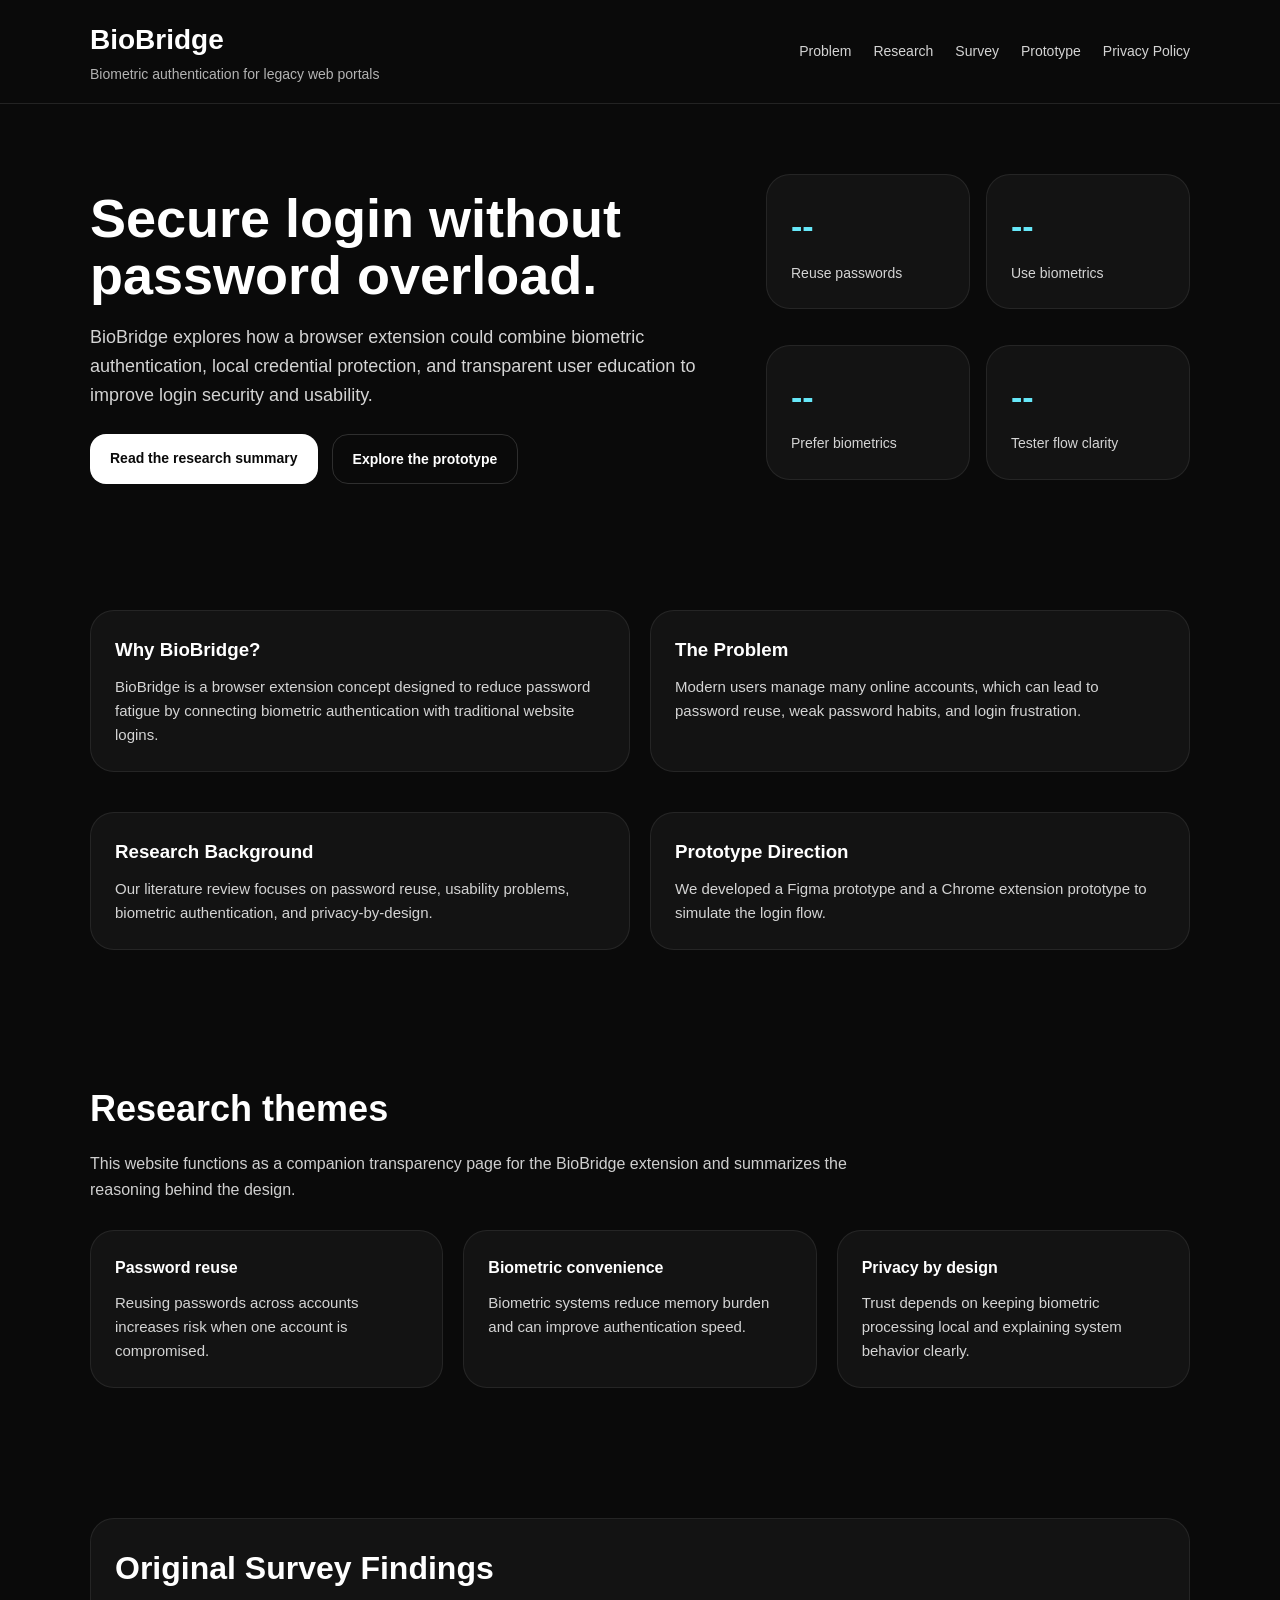
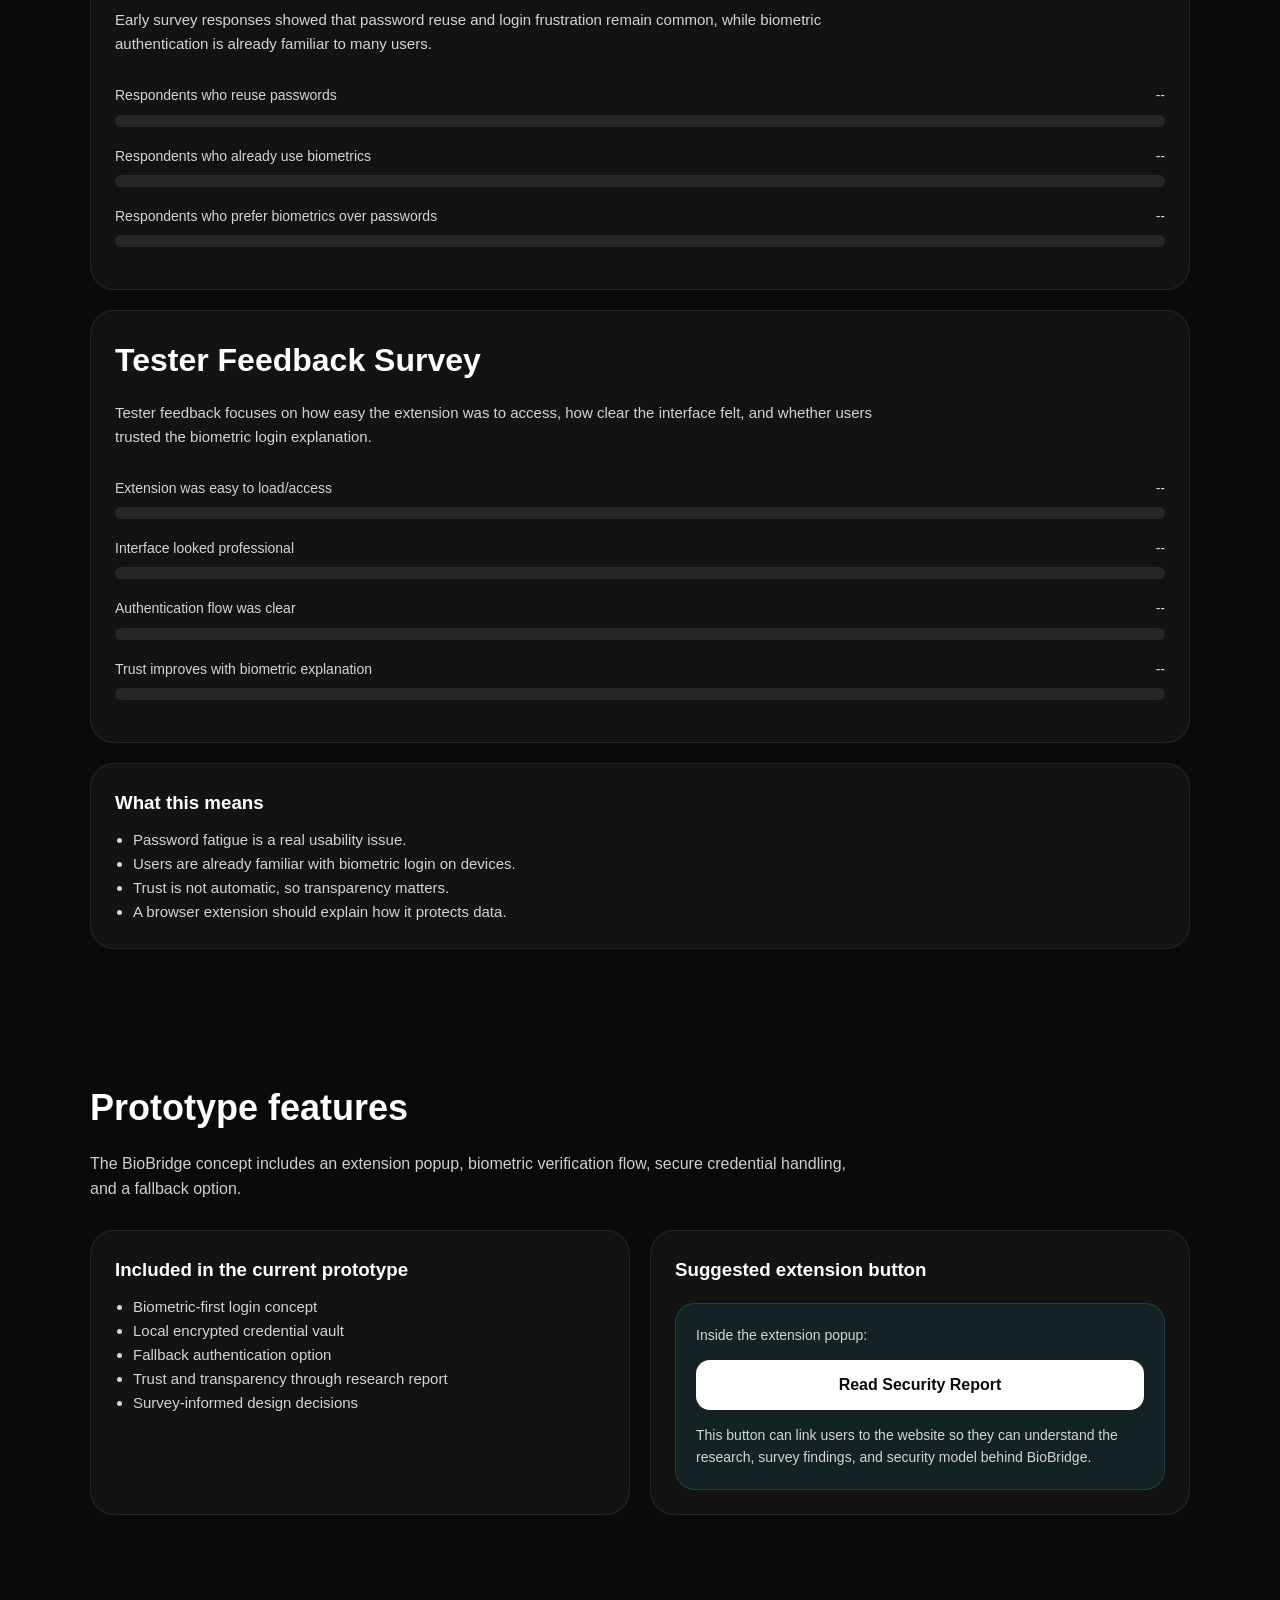
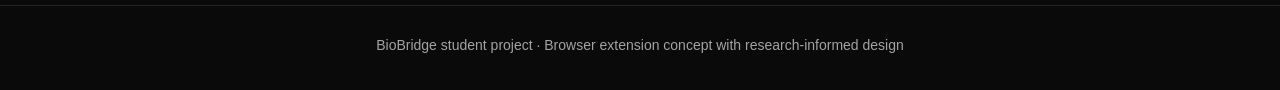
<file: index.html>
<!DOCTYPE html>
<html lang="en">
  <head>
    <meta charset="UTF-8" />
    <meta name="viewport" content="width=device-width, initial-scale=1.0" />
    <title>BioBridge</title>

    <style>
      * {
        box-sizing: border-box;
        margin: 0;
        padding: 0;
      }

      body {
        font-family: Arial, sans-serif;
        background: #0a0a0a;
        color: #ffffff;
        line-height: 1.6;
      }

      a {
        color: inherit;
        text-decoration: none;
      }

      .container {
        width: min(1100px, 92%);
        margin: 0 auto;
      }

      header {
        border-bottom: 1px solid rgba(255, 255, 255, 0.1);
        background: #0a0a0a;
        position: sticky;
        top: 0;
        z-index: 10;
      }

      .nav {
        display: flex;
        justify-content: space-between;
        align-items: center;
        padding: 18px 0;
        gap: 20px;
      }

      .brand h1 {
        font-size: 28px;
        font-weight: 700;
      }

      .brand p {
        font-size: 14px;
        color: #b3b3b3;
      }

      .nav-links {
        display: flex;
        gap: 22px;
        font-size: 14px;
        color: #d4d4d4;
      }

      .hero {
        display: grid;
        grid-template-columns: 1.2fr 0.8fr;
        gap: 40px;
        padding: 70px 0;
        align-items: center;
      }

      .hero h2 {
        font-size: 54px;
        line-height: 1.05;
        margin-bottom: 20px;
      }

      .hero p {
        font-size: 18px;
        color: #d4d4d4;
        max-width: 640px;
        margin-bottom: 24px;
      }

      .btn-group {
        display: flex;
        gap: 14px;
        flex-wrap: wrap;
      }

      .btn {
        display: inline-block;
        padding: 13px 20px;
        border-radius: 16px;
        font-weight: 700;
        font-size: 14px;
      }

      .btn-primary {
        background: #ffffff;
        color: #0a0a0a;
      }

      .btn-secondary {
        border: 1px solid rgba(255, 255, 255, 0.15);
        color: #ffffff;
        background: transparent;
      }

      .stats-grid {
        display: grid;
        grid-template-columns: 1fr 1fr;
        gap: 16px;
      }

      .card {
        background: rgba(255, 255, 255, 0.04);
        border: 1px solid rgba(255, 255, 255, 0.08);
        border-radius: 24px;
        padding: 24px;
        margin-bottom: 20px;
      }

      .stat-value {
        font-size: 34px;
        font-weight: 700;
        color: #67e8f9;
      }

      .stat-label {
        margin-top: 8px;
        color: #d4d4d4;
        font-size: 14px;
      }

      section {
        padding: 40px 0 70px;
      }

      .section-title {
        font-size: 36px;
        margin-bottom: 14px;
      }

      .section-intro {
        color: #cfcfcf;
        max-width: 760px;
        margin-bottom: 28px;
      }

      .grid-2 {
        display: grid;
        grid-template-columns: 1fr 1fr;
        gap: 20px;
      }

      .grid-3 {
        display: grid;
        grid-template-columns: repeat(3, 1fr);
        gap: 20px;
      }

      .card h3,
      .card h4 {
        margin-bottom: 10px;
      }

      .card p,
      .card li {
        color: #d4d4d4;
        font-size: 15px;
      }

      .card ul {
        padding-left: 18px;
      }

      .bar-item {
        margin-bottom: 18px;
      }

      .bar-top {
        display: flex;
        justify-content: space-between;
        gap: 20px;
        color: #d4d4d4;
        font-size: 14px;
        margin-bottom: 8px;
      }

      .bar-bg {
        width: 100%;
        height: 12px;
        background: rgba(255, 255, 255, 0.08);
        border-radius: 999px;
        overflow: hidden;
      }

      .bar-fill {
        height: 100%;
        background: #22d3ee;
        border-radius: 999px;
        transition: width 0.5s ease;
      }

      .report-box {
        background: rgba(34, 211, 238, 0.08);
        border: 1px solid rgba(34, 211, 238, 0.18);
        border-radius: 20px;
        padding: 20px;
        margin-top: 18px;
      }

      .report-button {
        display: block;
        width: 100%;
        background: #ffffff;
        color: #0a0a0a;
        padding: 12px 16px;
        text-align: center;
        border-radius: 14px;
        font-weight: 700;
        margin: 14px 0;
      }

      footer {
        border-top: 1px solid rgba(255, 255, 255, 0.1);
        text-align: center;
        color: #a3a3a3;
        padding: 28px 0 34px;
        font-size: 14px;
      }

      @media (max-width: 900px) {
        .hero,
        .grid-2,
        .grid-3 {
          grid-template-columns: 1fr;
        }

        .hero h2 {
          font-size: 40px;
        }

        .nav {
          flex-direction: column;
          align-items: flex-start;
        }

        .nav-links {
          flex-wrap: wrap;
        }
      }
    </style>
  </head>

  <body>
    <header>
      <div class="container nav">
        <div class="brand">
          <h1>BioBridge</h1>
          <p>Biometric authentication for legacy web portals</p>
        </div>

        <nav class="nav-links">
          <a href="#problem">Problem</a>
          <a href="#research">Research</a>
          <a href="#survey">Survey</a>
          <a href="#prototype">Prototype</a>
          <a href="privacy.html">Privacy Policy</a>
        </nav>
      </div>
    </header>

    <main>
      <section class="container hero">
        <div>
          <h2>Secure login without password overload.</h2>
          <p>
            BioBridge explores how a browser extension could combine biometric
            authentication, local credential protection, and transparent user
            education to improve login security and usability.
          </p>

          <div class="btn-group">
            <a class="btn btn-primary" href="#research"
              >Read the research summary</a
            >
            <a class="btn btn-secondary" href="#prototype"
              >Explore the prototype</a
            >
          </div>
        </div>

        <div class="stats-grid">
          <div class="card">
            <div class="stat-value" id="reuse-percent">--</div>
            <div class="stat-label">Reuse passwords</div>
          </div>

          <div class="card">
            <div class="stat-value" id="biometric-percent">--</div>
            <div class="stat-label">Use biometrics</div>
          </div>

          <div class="card">
            <div class="stat-value" id="prefer-percent">--</div>
            <div class="stat-label">Prefer biometrics</div>
          </div>

          <div class="card">
            <div class="stat-value" id="tester-flow-percent">--</div>
            <div class="stat-label">Tester flow clarity</div>
          </div>
        </div>
      </section>

      <section id="problem" class="container">
        <div class="grid-2">
          <article class="card">
            <h3>Why BioBridge?</h3>
            <p>
              BioBridge is a browser extension concept designed to reduce
              password fatigue by connecting biometric authentication with
              traditional website logins.
            </p>
          </article>

          <article class="card">
            <h3>The Problem</h3>
            <p>
              Modern users manage many online accounts, which can lead to
              password reuse, weak password habits, and login frustration.
            </p>
          </article>

          <article class="card">
            <h3>Research Background</h3>
            <p>
              Our literature review focuses on password reuse, usability
              problems, biometric authentication, and privacy-by-design.
            </p>
          </article>

          <article class="card">
            <h3>Prototype Direction</h3>
            <p>
              We developed a Figma prototype and a Chrome extension prototype to
              simulate the login flow.
            </p>
          </article>
        </div>
      </section>

      <section id="research" class="container">
        <h2 class="section-title">Research themes</h2>
        <p class="section-intro">
          This website functions as a companion transparency page for the
          BioBridge extension and summarizes the reasoning behind the design.
        </p>

        <div class="grid-3">
          <div class="card">
            <h4>Password reuse</h4>
            <p>
              Reusing passwords across accounts increases risk when one account
              is compromised.
            </p>
          </div>

          <div class="card">
            <h4>Biometric convenience</h4>
            <p>
              Biometric systems reduce memory burden and can improve
              authentication speed.
            </p>
          </div>

          <div class="card">
            <h4>Privacy by design</h4>
            <p>
              Trust depends on keeping biometric processing local and explaining
              system behavior clearly.
            </p>
          </div>
        </div>
      </section>

      <section id="survey" class="container">
        <div class="card">
          <h2 class="section-title" style="font-size: 32px">
            Original Survey Findings
          </h2>
          <p class="section-intro">
            Early survey responses showed that password reuse and login
            frustration remain common, while biometric authentication is already
            familiar to many users.
          </p>

          <div class="bar-item">
            <div class="bar-top">
              <span>Respondents who reuse passwords</span>
              <span id="reuse-bar-label">--</span>
            </div>
            <div class="bar-bg">
              <div class="bar-fill" id="reuse-bar" style="width: 0%"></div>
            </div>
          </div>

          <div class="bar-item">
            <div class="bar-top">
              <span>Respondents who already use biometrics</span>
              <span id="biometric-bar-label">--</span>
            </div>
            <div class="bar-bg">
              <div class="bar-fill" id="biometric-bar" style="width: 0%"></div>
            </div>
          </div>

          <div class="bar-item">
            <div class="bar-top">
              <span>Respondents who prefer biometrics over passwords</span>
              <span id="prefer-bar-label">--</span>
            </div>
            <div class="bar-bg">
              <div class="bar-fill" id="prefer-bar" style="width: 0%"></div>
            </div>
          </div>
        </div>

        <div class="card">
          <h2 class="section-title" style="font-size: 32px">
            Tester Feedback Survey
          </h2>
          <p class="section-intro">
            Tester feedback focuses on how easy the extension was to access, how
            clear the interface felt, and whether users trusted the biometric
            login explanation.
          </p>

          <div class="bar-item">
            <div class="bar-top">
              <span>Extension was easy to load/access</span>
              <span id="tester-easy-label">--</span>
            </div>
            <div class="bar-bg">
              <div
                class="bar-fill"
                id="tester-easy-bar"
                style="width: 0%"
              ></div>
            </div>
          </div>

          <div class="bar-item">
            <div class="bar-top">
              <span>Interface looked professional</span>
              <span id="tester-professional-label">--</span>
            </div>
            <div class="bar-bg">
              <div
                class="bar-fill"
                id="tester-professional-bar"
                style="width: 0%"
              ></div>
            </div>
          </div>

          <div class="bar-item">
            <div class="bar-top">
              <span>Authentication flow was clear</span>
              <span id="tester-flow-label">--</span>
            </div>
            <div class="bar-bg">
              <div
                class="bar-fill"
                id="tester-flow-bar"
                style="width: 0%"
              ></div>
            </div>
          </div>

          <div class="bar-item">
            <div class="bar-top">
              <span>Trust improves with biometric explanation</span>
              <span id="tester-trust-label">--</span>
            </div>
            <div class="bar-bg">
              <div
                class="bar-fill"
                id="tester-trust-bar"
                style="width: 0%"
              ></div>
            </div>
          </div>
        </div>

        <div class="card">
          <h3>What this means</h3>
          <ul>
            <li>Password fatigue is a real usability issue.</li>
            <li>Users are already familiar with biometric login on devices.</li>
            <li>Trust is not automatic, so transparency matters.</li>
            <li>A browser extension should explain how it protects data.</li>
          </ul>
        </div>
      </section>

      <section id="prototype" class="container">
        <h2 class="section-title">Prototype features</h2>
        <p class="section-intro">
          The BioBridge concept includes an extension popup, biometric
          verification flow, secure credential handling, and a fallback option.
        </p>

        <div class="grid-2">
          <div class="card">
            <h3>Included in the current prototype</h3>
            <ul>
              <li>Biometric-first login concept</li>
              <li>Local encrypted credential vault</li>
              <li>Fallback authentication option</li>
              <li>Trust and transparency through research report</li>
              <li>Survey-informed design decisions</li>
            </ul>
          </div>

          <div class="card">
            <h3>Suggested extension button</h3>
            <div class="report-box">
              <p style="font-size: 14px; color: #d4d4d4">
                Inside the extension popup:
              </p>
              <a class="report-button" href="#">Read Security Report</a>
              <p style="font-size: 14px; color: #d4d4d4">
                This button can link users to the website so they can understand
                the research, survey findings, and security model behind
                BioBridge.
              </p>
            </div>
          </div>
        </div>
      </section>
    </main>

    <footer>
      <div class="container">
        BioBridge student project · Browser extension concept with
        research-informed design
      </div>
    </footer>

    <script>
      const originalSurveyUrl =
        "https://docs.google.com/spreadsheets/d/e/2PACX-1vR7bVjbdPix8Lqnm6qxrLHFWDCCGum3KJx4CpRFyIR98-4GApJQ401T8ZUzxFiuF00kJHFmPjVLA030/pub?output=csv";

      const testerSurveyUrl =
        "https://docs.google.com/spreadsheets/d/1AxYObVlgvk6QMnvpl8Lg3Vax71BDDo2lZpcQMAm6Kbg/export?format=csv&gid=378907139";
      function parseCSVLine(line) {
        const result = [];
        let current = "";
        let inQuotes = false;

        for (let i = 0; i < line.length; i++) {
          const char = line[i];
          const next = line[i + 1];

          if (char === '"') {
            if (inQuotes && next === '"') {
              current += '"';
              i++;
            } else {
              inQuotes = !inQuotes;
            }
          } else if (char === "," && !inQuotes) {
            result.push(current.trim());
            current = "";
          } else {
            current += char;
          }
        }

        result.push(current.trim());
        return result;
      }

      function parseCSV(text) {
        const lines = text.trim().split(/\r?\n/);
        const headers = parseCSVLine(lines[0]).map((h) =>
          h.replace(/^"|"$/g, "").trim()
        );

        return lines.slice(1).map((line) => {
          const values = parseCSVLine(line).map((v) =>
            v.replace(/^"|"$/g, "").trim()
          );
          const row = {};
          headers.forEach((header, index) => {
            row[header] = values[index] || "";
          });
          return row;
        });
      }

      function percent(count, total) {
        if (!total) return "0.0%";
        return ((count / total) * 100).toFixed(1) + "%";
      }

      function numericPercent(count, total) {
        if (!total) return 0;
        return (count / total) * 100;
      }

      function setText(id, value) {
        const el = document.getElementById(id);
        if (el) el.textContent = value;
      }

      function setWidth(id, value) {
        const el = document.getElementById(id);
        if (el) el.style.width = value + "%";
      }

      fetch(originalSurveyUrl)
        .then((response) => response.text())
        .then((csvText) => {
          const data = parseCSV(csvText);
          const total = data.length;

          const reuseColumn =
            "Do you reuse the same password across multiple accounts?";
          const biometricColumn =
            "Have you used biometric login (fingerprint or face ID)?";
          const preferColumn =
            "Would you prefer using biometrics instead of passwords to log into websites?";

          const reuseCount = data.filter((row) =>
            ["yes", "sometimes"].includes(
              (row[reuseColumn] || "").toLowerCase()
            )
          ).length;

          const biometricCount = data.filter(
            (row) => (row[biometricColumn] || "").toLowerCase() === "yes"
          ).length;

          const preferCount = data.filter(
            (row) => (row[preferColumn] || "").toLowerCase() === "yes"
          ).length;

          const reusePct = percent(reuseCount, total);
          const biometricPct = percent(biometricCount, total);
          const preferPct = percent(preferCount, total);

          setText("reuse-percent", reusePct);
          setText("biometric-percent", biometricPct);
          setText("prefer-percent", preferPct);

          setText("reuse-bar-label", reusePct);
          setText("biometric-bar-label", biometricPct);
          setText("prefer-bar-label", preferPct);

          setWidth("reuse-bar", numericPercent(reuseCount, total));
          setWidth("biometric-bar", numericPercent(biometricCount, total));
          setWidth("prefer-bar", numericPercent(preferCount, total));
        })
        .catch((error) => {
          console.error("Failed to load original survey data:", error);
        });

      fetch(testerSurveyUrl)
        .then((response) => response.text())
        .then((csvText) => {
          const data = parseCSV(csvText);
          const total = data.length;

          const easyColumn =
            "How easy was it to load or access the BioBridge extension?";
          const professionalColumn =
            "The BioBridge interface looked professional and polished.";
          const flowColumn = "The authentication flow was clear.";
          const trustColumn =
            "I would trust a system like BioBridge more if it clearly explained how biometric data is handled.";

          const easyCount = data.filter((row) => {
            const value = (row[easyColumn] || "").toLowerCase();
            return value === "easy" || value === "very easy";
          }).length;

          const professionalCount = data.filter((row) => {
            const value = (row[professionalColumn] || "").toLowerCase();
            return value === "agree" || value === "strongly agree";
          }).length;

          const flowCount = data.filter((row) => {
            const value = (row[flowColumn] || "").toLowerCase();
            return value === "agree" || value === "strongly agree";
          }).length;

          const trustCount = data.filter((row) => {
            const value = (row[trustColumn] || "").toLowerCase();
            return value === "agree" || value === "strongly agree";
          }).length;

          const easyPct = percent(easyCount, total);
          const professionalPct = percent(professionalCount, total);
          const flowPct = percent(flowCount, total);
          const trustPct = percent(trustCount, total);

          setText("tester-easy-label", easyPct);
          setText("tester-professional-label", professionalPct);
          setText("tester-flow-label", flowPct);
          setText("tester-trust-label", trustPct);
          setText("tester-flow-percent", flowPct);

          setWidth("tester-easy-bar", numericPercent(easyCount, total));
          setWidth(
            "tester-professional-bar",
            numericPercent(professionalCount, total)
          );
          setWidth("tester-flow-bar", numericPercent(flowCount, total));
          setWidth("tester-trust-bar", numericPercent(trustCount, total));
        })
        .catch((error) => {
          console.error("Failed to load tester survey data:", error);
        });
    </script>
  </body>
</html>
</file>
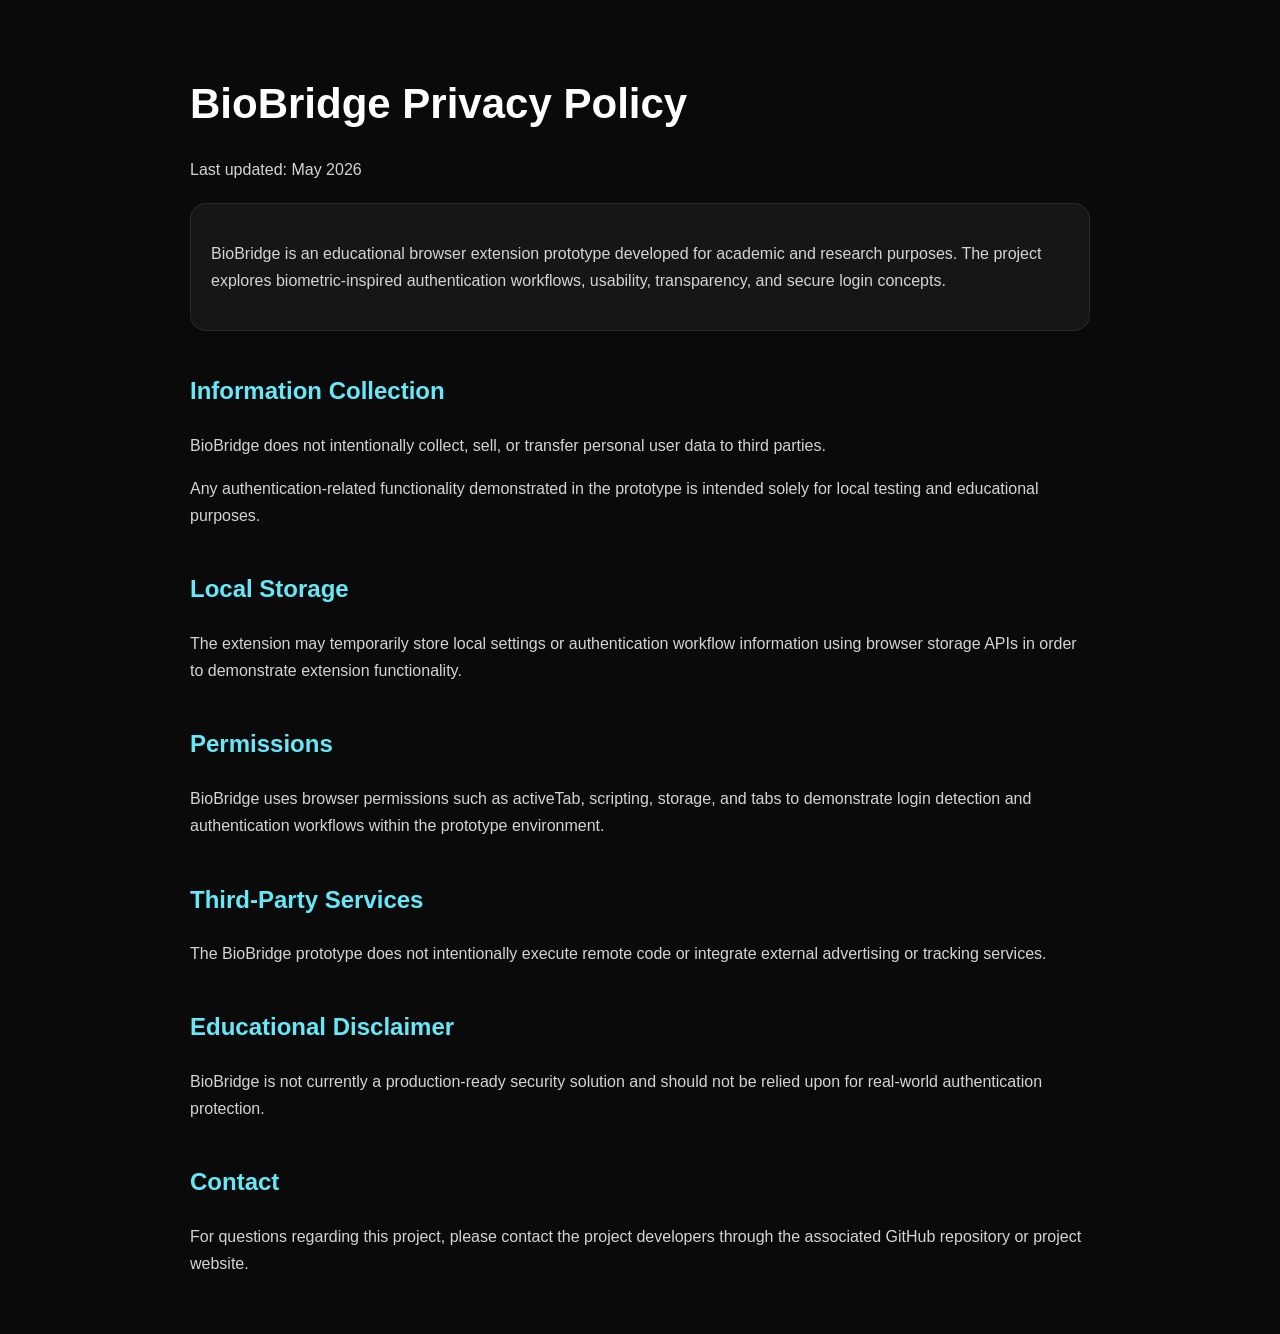
<file: privacy.html>
<!DOCTYPE html>
<html lang="en">
  <head>
    <meta charset="UTF-8" />
    <meta name="viewport" content="width=device-width, initial-scale=1.0" />
    <title>BioBridge Privacy Policy</title>

    <style>
      body {
        font-family: Arial, sans-serif;
        background: #0a0a0a;
        color: white;
        line-height: 1.7;
        margin: 0;
        padding: 40px;
      }

      .container {
        max-width: 900px;
        margin: auto;
      }

      h1 {
        font-size: 42px;
        margin-bottom: 10px;
      }

      h2 {
        margin-top: 40px;
        color: #67e8f9;
      }

      p {
        color: #d4d4d4;
      }

      .box {
        background: rgba(255, 255, 255, 0.05);
        padding: 20px;
        border-radius: 16px;
        margin-top: 20px;
        border: 1px solid rgba(255, 255, 255, 0.08);
      }

      a {
        color: #67e8f9;
      }
    </style>
  </head>

  <body>
    <div class="container">
      <h1>BioBridge Privacy Policy</h1>

      <p>Last updated: May 2026</p>

      <div class="box">
        <p>
          BioBridge is an educational browser extension prototype developed for
          academic and research purposes. The project explores
          biometric-inspired authentication workflows, usability, transparency,
          and secure login concepts.
        </p>
      </div>

      <h2>Information Collection</h2>

      <p>
        BioBridge does not intentionally collect, sell, or transfer personal
        user data to third parties.
      </p>

      <p>
        Any authentication-related functionality demonstrated in the prototype
        is intended solely for local testing and educational purposes.
      </p>

      <h2>Local Storage</h2>

      <p>
        The extension may temporarily store local settings or authentication
        workflow information using browser storage APIs in order to demonstrate
        extension functionality.
      </p>

      <h2>Permissions</h2>

      <p>
        BioBridge uses browser permissions such as activeTab, scripting,
        storage, and tabs to demonstrate login detection and authentication
        workflows within the prototype environment.
      </p>

      <h2>Third-Party Services</h2>

      <p>
        The BioBridge prototype does not intentionally execute remote code or
        integrate external advertising or tracking services.
      </p>

      <h2>Educational Disclaimer</h2>

      <p>
        BioBridge is not currently a production-ready security solution and
        should not be relied upon for real-world authentication protection.
      </p>

      <h2>Contact</h2>

      <p>
        For questions regarding this project, please contact the project
        developers through the associated GitHub repository or project website.
      </p>
    </div>
  </body>
</html>
</file>
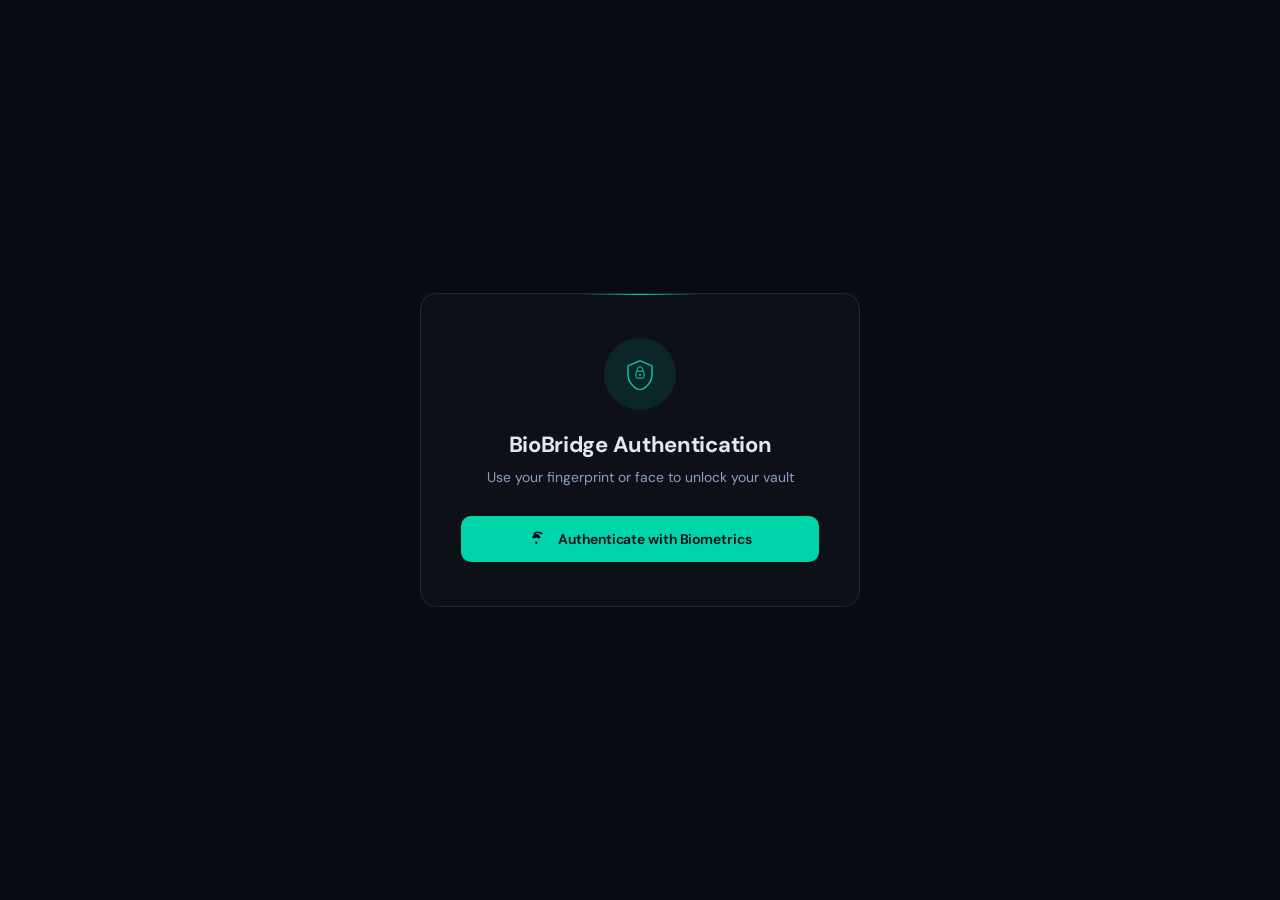
<file: biobridge 7/popup/auth.html>
<!DOCTYPE html>
<html lang="en">
<head>
  <meta charset="UTF-8">
  <meta name="viewport" content="width=device-width, initial-scale=1.0">
  <title>BioBridge — Authenticate</title>
  <link rel="preconnect" href="https://fonts.googleapis.com">
  <link rel="preconnect" href="https://fonts.gstatic.com" crossorigin>
  <link href="https://fonts.googleapis.com/css2?family=DM+Sans:wght@400;500;600;700&family=JetBrains+Mono:wght@500&display=swap" rel="stylesheet">
  <link rel="stylesheet" href="auth.css">
</head>
<body>
  <div class="auth-card" id="card">

    <!-- SCREEN: BIOMETRIC AUTH -->
    <div id="screen-bio" class="screen active">
      <div class="shield" id="shield-icon">
        <svg width="32" height="32" viewBox="0 0 48 48" fill="none">
          <path d="M24 4L6 12v12c0 11.1 7.68 21.48 18 24 10.32-2.52 18-12.9 18-24V12L24 4z" stroke="currentColor" stroke-width="2" fill="none"/>
          <rect x="18" y="20" width="12" height="10" rx="2" stroke="currentColor" stroke-width="1.5" fill="none"/>
          <path d="M20 20v-3a4 4 0 118 0v3" stroke="currentColor" stroke-width="1.5" fill="none"/>
          <circle cx="24" cy="25.5" r="1.5" fill="currentColor"/>
        </svg>
      </div>
      <h1 id="bio-title">BioBridge Authentication</h1>
      <p class="subtitle" id="bio-subtitle">Use your fingerprint or face to unlock your vault</p>

      <button class="btn btn-primary" id="btn-auth">
        <svg width="20" height="20" viewBox="0 0 24 24" fill="none" stroke="currentColor" stroke-width="2"><path d="M12 11c0-1.1-.9-2-2-2s-2 .9-2 2m-1-5a7 7 0 0110 0m-3 5a4 4 0 00-8 0m4 4v3"/></svg>
        Authenticate with Biometrics
      </button>

      <div id="bio-status" class="status hidden"></div>

      <!-- Recovery option shows after failure -->
      <div id="recovery-option" class="hidden">
        <div class="divider"><span>biometric not working?</span></div>
        <button class="btn btn-outline" id="btn-show-recovery">
          <svg width="16" height="16" viewBox="0 0 24 24" fill="none" stroke="currentColor" stroke-width="2"><rect x="2" y="4" width="20" height="16" rx="2"/><path d="M22 4L12 13 2 4"/></svg>
          Recover via Email OTP
        </button>
      </div>
    </div>

    <!-- SCREEN: EMAIL RECOVERY -->
    <div id="screen-recovery" class="screen">
      <button class="btn-back" id="btn-back-to-bio">
        <svg width="16" height="16" viewBox="0 0 24 24" fill="none" stroke="currentColor" stroke-width="2"><path d="M19 12H5M12 19l-7-7 7-7"/></svg>
        Back to Biometric
      </button>

      <div class="shield recovery-shield">
        <svg width="28" height="28" viewBox="0 0 24 24" fill="none" stroke="currentColor" stroke-width="2">
          <rect x="2" y="4" width="20" height="16" rx="2"/><path d="M22 4L12 13 2 4"/>
        </svg>
      </div>
      <h1>Email Recovery</h1>
      <p class="subtitle" id="recovery-subtitle">A 6-digit code will be sent to your recovery email</p>

      <!-- Step 1: Send OTP -->
      <div id="recovery-step1">
        <button class="btn btn-primary" id="btn-send-otp">
          <svg width="16" height="16" viewBox="0 0 24 24" fill="none" stroke="currentColor" stroke-width="2"><path d="M22 2L11 13M22 2l-7 20-4-9-9-4 20-7z"/></svg>
          Send Recovery Code
        </button>
      </div>

      <!-- Step 2: Enter OTP -->
      <div id="recovery-step2" class="hidden">
        <p class="otp-sent-msg">Code sent to <strong id="masked-email"></strong></p>
        <div class="otp-group">
          <input type="text" maxlength="1" class="otp-box" data-index="0" inputmode="numeric">
          <input type="text" maxlength="1" class="otp-box" data-index="1" inputmode="numeric">
          <input type="text" maxlength="1" class="otp-box" data-index="2" inputmode="numeric">
          <div class="otp-sep">—</div>
          <input type="text" maxlength="1" class="otp-box" data-index="3" inputmode="numeric">
          <input type="text" maxlength="1" class="otp-box" data-index="4" inputmode="numeric">
          <input type="text" maxlength="1" class="otp-box" data-index="5" inputmode="numeric">
        </div>
        <button class="btn btn-primary" id="btn-verify-otp">Verify Code</button>
        <div class="otp-meta">
          <span>Expires in <strong id="otp-timer">5:00</strong></span>
          <span>Attempts: <strong id="otp-attempts">0</strong>/3</span>
        </div>
      </div>

      <div id="recovery-status" class="status hidden"></div>
    </div>

    <!-- SCREEN: SUCCESS -->
    <div id="screen-success" class="screen">
      <div class="shield success-shield">
        <svg width="32" height="32" viewBox="0 0 24 24" fill="none" stroke="currentColor" stroke-width="2.5"><path d="M20 6L9 17l-5-5"/></svg>
      </div>
      <h1>Vault Unlocked</h1>
      <p class="subtitle">You can now close this tab and use BioBridge from the toolbar icon.</p>
      <div class="status status-ok">Authentication successful — your vault is ready</div>
      <button class="btn btn-outline" id="btn-close">Close this tab</button>
      <p class="closing-msg" id="closing-msg">This tab will close automatically in 3 seconds...</p>
    </div>

  </div>

  <script src="auth.js"></script>
</body>
</html>
</file>
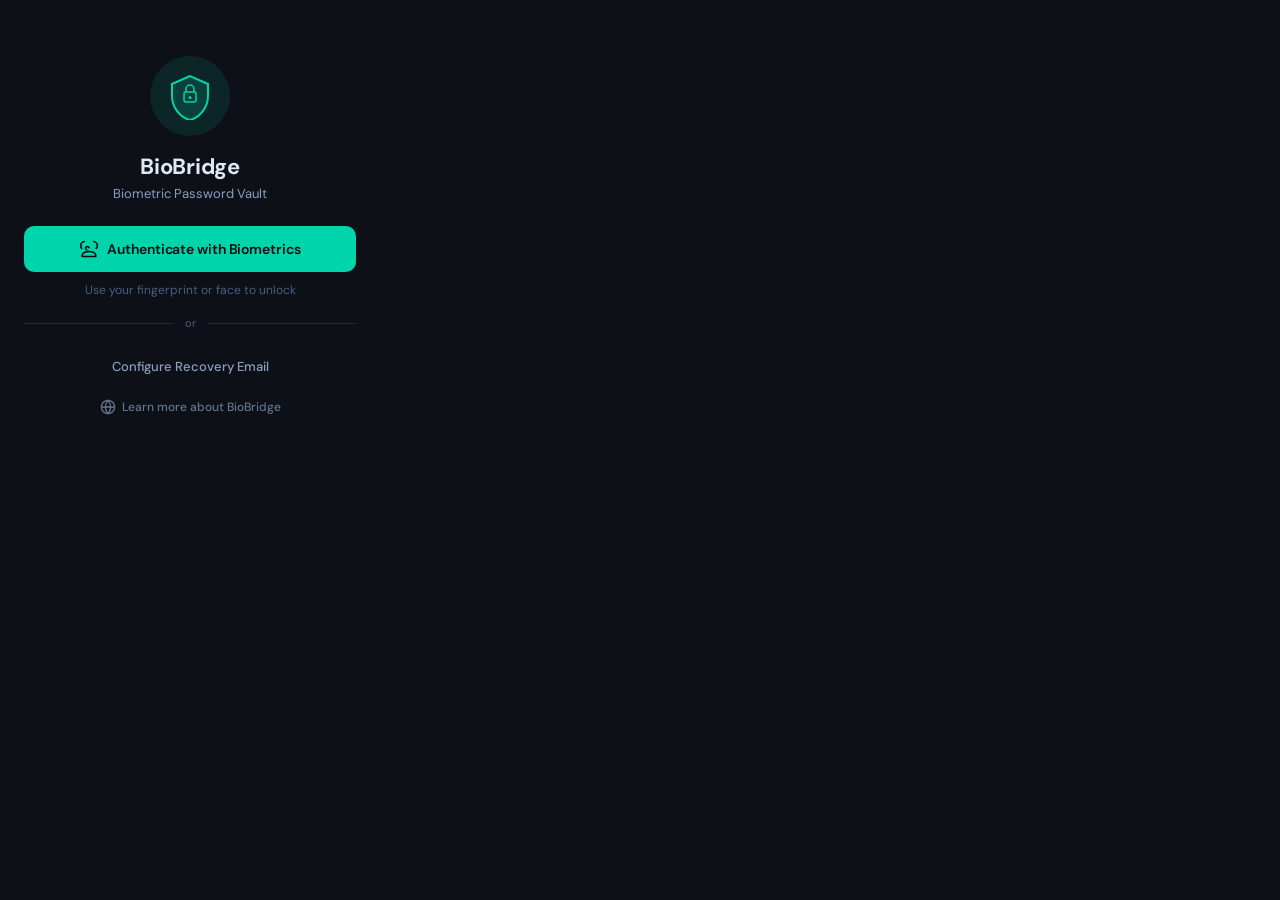
<file: biobridge 7/popup/popup.html>
<!DOCTYPE html>
<html lang="en">
<head>
  <meta charset="UTF-8">
  <meta name="viewport" content="width=device-width, initial-scale=1.0">
  <title>BioBridge</title>
  <link rel="preconnect" href="https://fonts.googleapis.com">
  <link rel="preconnect" href="https://fonts.gstatic.com" crossorigin>
  <link href="https://fonts.googleapis.com/css2?family=DM+Sans:wght@400;500;600;700&family=JetBrains+Mono:wght@500&display=swap" rel="stylesheet">
  <link rel="stylesheet" href="popup.css">
</head>
<body>
  <div id="app">

    <!-- LOCKED -->
    <div id="screen-locked" class="screen active">
      <div class="lock-visual">
        <div class="shield-icon">
          <svg width="48" height="48" viewBox="0 0 48 48" fill="none">
            <path d="M24 4L6 12v12c0 11.1 7.68 21.48 18 24 10.32-2.52 18-12.9 18-24V12L24 4z" fill="url(#shield-grad)" opacity="0.15"/>
            <path d="M24 4L6 12v12c0 11.1 7.68 21.48 18 24 10.32-2.52 18-12.9 18-24V12L24 4z" stroke="url(#shield-grad)" stroke-width="2" fill="none"/>
            <rect x="18" y="20" width="12" height="10" rx="2" stroke="currentColor" stroke-width="1.5" fill="none" class="lock-body"/>
            <path d="M20 20v-3a4 4 0 118 0v3" stroke="currentColor" stroke-width="1.5" fill="none" class="lock-shackle"/>
            <circle cx="24" cy="25.5" r="1.5" fill="currentColor" class="lock-dot"/>
            <defs>
              <linearGradient id="shield-grad" x1="6" y1="4" x2="42" y2="40">
                <stop offset="0%" stop-color="#00d4aa"/>
                <stop offset="100%" stop-color="#0088ff"/>
              </linearGradient>
            </defs>
          </svg>
        </div>
        <h1 class="brand-title">BioBridge</h1>
        <p class="brand-tag">Biometric Password Vault</p>
      </div>
      <div class="screen-body">
        <button id="btn-authenticate" class="btn-accent">
          <svg width="20" height="20" viewBox="0 0 24 24" fill="none" stroke="currentColor" stroke-width="2"><path d="M12 11c0-1.1-.9-2-2-2s-2 .9-2 2 .9 2 2 2M7 3C4.24 3 2 5.24 2 8c0 1.57.74 2.95 1.88 3.87M17 3c2.76 0 5 2.24 5 5 0 1.57-.74 2.95-1.88 3.87M12 15c-2.67 0-8 1.34-8 4v2h16v-2c0-2.66-5.33-4-8-4z"/></svg>
          Authenticate with Biometrics
        </button>
        <p class="helper-text">Use your fingerprint or face to unlock</p>
        <div class="divider"><span>or</span></div>
        <button id="btn-goto-setup" class="btn-ghost">Configure Recovery Email</button>
        <a href="https://xositax.github.io/biobridge.github.io/" target="_blank" class="btn-ghost website-link" id="btn-website">
          <svg width="16" height="16" viewBox="0 0 24 24" fill="none" stroke="currentColor" stroke-width="2"><circle cx="12" cy="12" r="10"/><path d="M2 12h20M12 2a15.3 15.3 0 014 10 15.3 15.3 0 01-4 10 15.3 15.3 0 01-4-10 15.3 15.3 0 014-10z"/></svg>
          Learn more about BioBridge
        </a>
      </div>
    </div>

    <!-- UNLOCKED -->
    <div id="screen-unlocked" class="screen">
      <div class="topbar">
        <div class="topbar-left">
          <div class="status-dot active"></div>
          <span class="topbar-title">Vault Unlocked</span>
        </div>
        <button id="btn-lock" class="btn-icon-only" title="Lock vault">
          <svg width="16" height="16" viewBox="0 0 24 24" fill="none" stroke="currentColor" stroke-width="2"><rect x="3" y="11" width="18" height="11" rx="2"/><path d="M7 11V7a5 5 0 0110 0v4"/></svg>
        </button>
      </div>

      <div id="credentials-list" class="credentials-list">
        <div class="empty-state" id="empty-state">
          <svg width="40" height="40" viewBox="0 0 24 24" fill="none" stroke="currentColor" stroke-width="1.5" opacity="0.3"><rect x="3" y="11" width="18" height="11" rx="2"/><path d="M7 11V7a5 5 0 0110 0v4"/><circle cx="12" cy="16" r="1"/></svg>
          <p>No saved credentials yet</p>
          <p class="hint">Visit a login page or add one manually</p>
        </div>
      </div>

      <div class="bottom-actions">
        <button id="btn-add-new" class="btn-outline">
          <svg width="14" height="14" viewBox="0 0 24 24" fill="none" stroke="currentColor" stroke-width="2.5"><path d="M12 5v14M5 12h14"/></svg>
          Add New
        </button>
        <button id="btn-settings" class="btn-outline">
          <svg width="14" height="14" viewBox="0 0 24 24" fill="none" stroke="currentColor" stroke-width="2"><circle cx="12" cy="12" r="3"/><path d="M12 1v2M12 21v2M4.22 4.22l1.42 1.42M18.36 18.36l1.42 1.42M1 12h2M21 12h2M4.22 19.78l1.42-1.42M18.36 5.64l1.42-1.42"/></svg>
          Settings
        </button>
      </div>
    </div>

    <!-- FAILED -->
    <div id="screen-failed" class="screen">
      <div class="lock-visual">
        <div class="shield-icon error">
          <svg width="48" height="48" viewBox="0 0 48 48" fill="none">
            <circle cx="24" cy="24" r="18" stroke="#ff4d6a" stroke-width="2" opacity="0.3"/>
            <path d="M18 18l12 12M30 18L18 30" stroke="#ff4d6a" stroke-width="2.5" stroke-linecap="round"/>
          </svg>
        </div>
        <h1 class="brand-title" style="color: #ff4d6a">Authentication Failed</h1>
        <p class="brand-tag">Your biometric was not recognized</p>
      </div>
      <div class="screen-body">
        <button id="btn-retry" class="btn-accent">
          <svg width="18" height="18" viewBox="0 0 24 24" fill="none" stroke="currentColor" stroke-width="2"><path d="M1 4v6h6M23 20v-6h-6"/><path d="M20.49 9A9 9 0 005.64 5.64L1 10m22 4l-4.64 4.36A9 9 0 013.51 15"/></svg>
          Try Again
        </button>
        <button id="btn-goto-recovery" class="btn-outline full">
          <svg width="16" height="16" viewBox="0 0 24 24" fill="none" stroke="currentColor" stroke-width="2"><rect x="2" y="4" width="20" height="16" rx="2"/><path d="M22 4L12 13 2 4"/></svg>
          Recover via Email
        </button>
      </div>
    </div>

    <!-- RECOVERY -->
    <div id="screen-recovery" class="screen">
      <div class="screen-header">
        <button id="btn-recovery-back" class="btn-back">
          <svg width="16" height="16" viewBox="0 0 24 24" fill="none" stroke="currentColor" stroke-width="2"><path d="M19 12H5M12 19l-7-7 7-7"/></svg>
        </button>
        <h2>Email Recovery</h2>
      </div>
      <p class="recovery-subtitle">Enter the 6-digit code sent to <strong id="recovery-email-masked"></strong></p>
      <div class="otp-group">
        <input type="text" maxlength="1" class="otp-box" data-index="0" inputmode="numeric">
        <input type="text" maxlength="1" class="otp-box" data-index="1" inputmode="numeric">
        <input type="text" maxlength="1" class="otp-box" data-index="2" inputmode="numeric">
        <div class="otp-separator">—</div>
        <input type="text" maxlength="1" class="otp-box" data-index="3" inputmode="numeric">
        <input type="text" maxlength="1" class="otp-box" data-index="4" inputmode="numeric">
        <input type="text" maxlength="1" class="otp-box" data-index="5" inputmode="numeric">
      </div>
      <p id="otp-error" class="field-error hidden"></p>
      <button id="btn-verify-otp" class="btn-accent full">Verify Code</button>
      <div class="otp-meta">
        <span>Expires in <strong id="otp-timer">5:00</strong></span>
        <span>Attempts: <strong id="otp-attempts">0</strong>/3</span>
      </div>
    </div>

    <!-- SETTINGS -->
    <div id="screen-settings" class="screen">
      <div class="screen-header">
        <button id="btn-settings-back" class="btn-back">
          <svg width="16" height="16" viewBox="0 0 24 24" fill="none" stroke="currentColor" stroke-width="2"><path d="M19 12H5M12 19l-7-7 7-7"/></svg>
        </button>
        <h2>Settings</h2>
      </div>
      <div class="form-group">
        <label>Recovery Email</label>
        <div class="input-with-action">
          <input type="email" id="input-recovery-email" placeholder="you@example.com">
          <button id="btn-save-email" class="btn-sm-accent">Save</button>
        </div>
      </div>
      <div class="form-group">
        <label>Backup & Restore</label>
        <div class="btn-group-vertical">
          <button id="btn-export" class="btn-outline full">
            <svg width="14" height="14" viewBox="0 0 24 24" fill="none" stroke="currentColor" stroke-width="2"><path d="M21 15v4a2 2 0 01-2 2H5a2 2 0 01-2-2v-4M7 10l5 5 5-5M12 15V3"/></svg>
            Export Encrypted Backup
          </button>
          <button id="btn-import" class="btn-outline full">
            <svg width="14" height="14" viewBox="0 0 24 24" fill="none" stroke="currentColor" stroke-width="2"><path d="M21 15v4a2 2 0 01-2 2H5a2 2 0 01-2-2v-4M17 8l-5-5-5 5M12 3v12"/></svg>
            Import Backup
          </button>
        </div>
      </div>
      <div class="version-info">BioBridge v1.0.0 · All data stored locally</div>
    </div>

    <!-- EDIT -->
    <div id="screen-edit" class="screen">
      <div class="screen-header">
        <button id="btn-cancel-edit" class="btn-back">
          <svg width="16" height="16" viewBox="0 0 24 24" fill="none" stroke="currentColor" stroke-width="2"><path d="M19 12H5M12 19l-7-7 7-7"/></svg>
        </button>
        <h2>Edit Credential</h2>
      </div>
      <p class="edit-site-label" id="edit-site-name"></p>
      <div class="form-group">
        <label>Username / Email</label>
        <input type="text" id="edit-username">
      </div>
      <div class="form-group">
        <label>Password</label>
        <div class="input-with-action">
          <input type="password" id="edit-password">
          <button id="btn-toggle-password" class="btn-sm-ghost">
            <svg width="16" height="16" viewBox="0 0 24 24" fill="none" stroke="currentColor" stroke-width="2"><path d="M1 12s4-8 11-8 11 8 11 8-4 8-11 8-11-8-11-8z"/><circle cx="12" cy="12" r="3"/></svg>
          </button>
        </div>
      </div>
      <button id="btn-save-edit" class="btn-accent full">Save Changes</button>
    </div>

    <!-- ADD -->
    <div id="screen-add" class="screen">
      <div class="screen-header">
        <button id="btn-cancel-add" class="btn-back">
          <svg width="16" height="16" viewBox="0 0 24 24" fill="none" stroke="currentColor" stroke-width="2"><path d="M19 12H5M12 19l-7-7 7-7"/></svg>
        </button>
        <h2>Add Credential</h2>
      </div>
      <div class="form-group">
        <label>Website</label>
        <input type="text" id="add-site" placeholder="example.com">
      </div>
      <div class="form-group">
        <label>Username / Email</label>
        <input type="text" id="add-username" placeholder="you@example.com">
      </div>
      <div class="form-group">
        <label>Password</label>
        <input type="password" id="add-password" placeholder="••••••••">
      </div>
      <button id="btn-save-add" class="btn-accent full">Save Credential</button>
    </div>

  </div>

  <!-- TOAST CONTAINER -->
  <div id="toast-container"></div>

  <script src="popup.js"></script>
</body>
</html>
</file>
<file: biobridge 7/popup/auth.css>
* { margin: 0; padding: 0; box-sizing: border-box; }

:root {
  --bg: #080b14; --bg-card: #0d1117; --bg-raised: #151b28; --border: #1e2a3a;
  --accent: #00d4aa; --accent-dim: rgba(0,212,170,0.1); --accent-glow: rgba(0,212,170,0.2);
  --error: #ff4d6a; --error-dim: rgba(255,77,106,0.1);
  --text: #e2e8f0; --text-sec: #8b9dc3; --text-dim: #4a5e80;
  --font: 'DM Sans', -apple-system, BlinkMacSystemFont, sans-serif;
  --mono: 'JetBrains Mono', monospace;
}

body {
  min-height: 100vh; display: flex; align-items: center; justify-content: center;
  background: var(--bg); font-family: var(--font);
  color: var(--text); -webkit-font-smoothing: antialiased;
}

.auth-card {
  width: 440px; padding: 44px 40px; background: var(--bg-card);
  border: 1px solid var(--border); border-radius: 16px;
  text-align: center; position: relative; overflow: hidden;
}
.auth-card::before {
  content: ''; position: absolute; top: -1px; left: 50%; transform: translateX(-50%);
  width: 120px; height: 2px; background: linear-gradient(90deg, transparent, var(--accent), transparent);
}

/* Screens */
.screen { display: none; flex-direction: column; align-items: center; }
.screen.active { display: flex; }

/* Shield icons */
.shield {
  width: 72px; height: 72px; border-radius: 50%; background: var(--accent-dim);
  display: inline-flex; align-items: center; justify-content: center;
  margin-bottom: 20px; color: var(--accent);
}
.shield.fail { background: var(--error-dim); color: var(--error); }
.recovery-shield { background: rgba(99, 144, 255, 0.1); color: #6390ff; }
.success-shield { background: var(--accent-dim); color: var(--accent); }

h1 { font-size: 22px; font-weight: 700; margin-bottom: 8px; letter-spacing: -0.3px; }
.subtitle { font-size: 14px; color: var(--text-sec); margin-bottom: 28px; line-height: 1.5; max-width: 340px; }

/* Buttons */
.btn {
  display: inline-flex; align-items: center; justify-content: center; gap: 10px;
  width: 100%; padding: 13px 24px; border: none; border-radius: 10px;
  font-family: var(--font); font-size: 14px; font-weight: 600; cursor: pointer;
  transition: all 0.2s ease; letter-spacing: -0.1px;
}
.btn-primary { background: var(--accent); color: #080b14; }
.btn-primary:hover { filter: brightness(1.1); transform: translateY(-1px); box-shadow: 0 4px 20px var(--accent-glow); }
.btn-primary:disabled { opacity: 0.5; cursor: wait; transform: none; box-shadow: none; }
.btn-outline {
  background: transparent; color: var(--text-sec); border: 1px solid var(--border);
  margin-top: 10px;
}
.btn-outline:hover { border-color: var(--border); color: var(--text); background: var(--bg-raised); }

.btn-back {
  display: flex; align-items: center; gap: 8px; align-self: flex-start;
  background: none; border: none; color: var(--text-sec); font-family: var(--font);
  font-size: 13px; cursor: pointer; padding: 4px 0; margin-bottom: 24px;
  transition: color 0.15s;
}
.btn-back:hover { color: var(--accent); }

/* Status */
.status { font-size: 13px; margin-top: 16px; padding: 10px 16px; border-radius: 8px; width: 100%; }
.status-ok { background: var(--accent-dim); color: var(--accent); }
.status-err { background: var(--error-dim); color: var(--error); }

/* Divider */
.divider {
  display: flex; align-items: center; gap: 12px; margin: 24px 0 16px; width: 100%;
  color: var(--text-dim); font-size: 11px; text-transform: uppercase; letter-spacing: 0.5px;
}
.divider::before, .divider::after { content: ''; flex: 1; height: 1px; background: var(--border); }

/* OTP */
.otp-sent-msg { font-size: 13px; color: var(--text-sec); margin-bottom: 20px; }
.otp-sent-msg strong { color: var(--text); }

.otp-group { display: flex; gap: 6px; align-items: center; justify-content: center; margin-bottom: 20px; }
.otp-sep { color: var(--text-dim); font-size: 14px; margin: 0 2px; }
.otp-box {
  width: 44px; height: 52px; text-align: center; font-size: 22px; font-weight: 700;
  font-family: var(--mono); background: var(--bg-raised); border: 1.5px solid var(--border);
  border-radius: 8px; color: var(--text); outline: none; caret-color: var(--accent);
  transition: border-color 0.15s;
}
.otp-box:focus { border-color: var(--accent); background: var(--bg); }

.otp-meta {
  display: flex; justify-content: space-between; width: 100%; margin-top: 14px;
  font-size: 11px; color: var(--text-dim);
}
.otp-meta strong { color: var(--text-sec); }

/* Spinner */
.spinner {
  display: inline-block; width: 18px; height: 18px; border: 2px solid transparent;
  border-top-color: currentColor; border-radius: 50%; animation: spin 0.6s linear infinite;
}
@keyframes spin { to { transform: rotate(360deg); } }

.closing-msg { font-size: 12px; color: var(--text-dim); margin-top: 14px; }
.hidden { display: none !important; }
</file>
<file: biobridge 7/popup/popup.css>
/* ===== BioBridge — Refined Security Aesthetic ===== */

* { margin: 0; padding: 0; box-sizing: border-box; }

:root {
  --bg-deep: #080b14;
  --bg-base: #0d1117;
  --bg-raised: #151b28;
  --bg-hover: #1c2436;
  --border: #1e2a3a;
  --border-hover: #2d3f56;
  --accent: #00d4aa;
  --accent-hover: #00eabb;
  --accent-dim: rgba(0, 212, 170, 0.1);
  --accent-glow: rgba(0, 212, 170, 0.15);
  --error: #ff4d6a;
  --error-dim: rgba(255, 77, 106, 0.1);
  --text: #e2e8f0;
  --text-secondary: #8b9dc3;
  --text-dim: #4a5e80;
  --radius: 10px;
  --radius-sm: 6px;
  --font: 'DM Sans', -apple-system, BlinkMacSystemFont, 'Segoe UI', sans-serif;
  --font-mono: 'JetBrains Mono', 'SF Mono', monospace;
  --transition: 0.2s cubic-bezier(0.4, 0, 0.2, 1);
}

body {
  width: 380px;
  min-height: 420px;
  max-height: 580px;
  font-family: var(--font);
  background: var(--bg-base);
  color: var(--text);
  overflow-y: auto;
  -webkit-font-smoothing: antialiased;
}

/* ===== SCREENS ===== */
.screen {
  display: none;
  flex-direction: column;
  padding: 24px;
  min-height: 420px;
  animation: screenIn 0.25s ease;
}
.screen.active { display: flex; }

@keyframes screenIn {
  from { opacity: 0; transform: translateY(6px); }
  to { opacity: 1; transform: translateY(0); }
}

/* ===== LOCK SCREEN VISUAL ===== */
.lock-visual {
  text-align: center;
  padding: 32px 0 24px;
}

.shield-icon {
  display: inline-flex;
  align-items: center;
  justify-content: center;
  width: 80px;
  height: 80px;
  border-radius: 50%;
  background: var(--accent-dim);
  color: var(--accent);
  margin-bottom: 16px;
  animation: pulse 3s infinite ease-in-out;
}

.shield-icon.error {
  background: var(--error-dim);
  color: var(--error);
  animation: none;
}

@keyframes pulse {
  0%, 100% { box-shadow: 0 0 0 0 var(--accent-glow); }
  50% { box-shadow: 0 0 0 12px transparent; }
}

.brand-title {
  font-size: 22px;
  font-weight: 700;
  letter-spacing: -0.3px;
  color: var(--text);
}

.brand-tag {
  font-size: 13px;
  color: var(--text-secondary);
  margin-top: 4px;
  font-weight: 400;
}

/* ===== TOPBAR (Unlocked) ===== */
.topbar {
  display: flex;
  align-items: center;
  justify-content: space-between;
  padding-bottom: 16px;
  margin-bottom: 16px;
  border-bottom: 1px solid var(--border);
}

.topbar-left { display: flex; align-items: center; gap: 8px; }

.status-dot {
  width: 8px;
  height: 8px;
  border-radius: 50%;
  background: var(--text-dim);
}
.status-dot.active {
  background: var(--accent);
  box-shadow: 0 0 8px var(--accent-glow);
}

.topbar-title {
  font-size: 14px;
  font-weight: 600;
  color: var(--text);
}

.btn-icon-only {
  display: flex;
  align-items: center;
  justify-content: center;
  width: 32px;
  height: 32px;
  border: 1px solid var(--border);
  border-radius: var(--radius-sm);
  background: var(--bg-raised);
  color: var(--text-secondary);
  cursor: pointer;
  transition: all var(--transition);
}
.btn-icon-only:hover {
  border-color: var(--error);
  color: var(--error);
  background: var(--error-dim);
}

/* ===== CREDENTIALS LIST ===== */
.credentials-list {
  flex: 1;
  overflow-y: auto;
  margin-bottom: 12px;
  min-height: 160px;
}

.cred-item {
  display: flex;
  align-items: center;
  gap: 12px;
  padding: 12px;
  border: 1px solid var(--border);
  border-radius: var(--radius);
  margin-bottom: 8px;
  background: var(--bg-raised);
  transition: all var(--transition);
  cursor: default;
}
.cred-item:hover {
  border-color: var(--border-hover);
  background: var(--bg-hover);
}

.cred-favicon {
  width: 28px;
  height: 28px;
  border-radius: 6px;
  background: var(--bg-deep);
  display: flex;
  align-items: center;
  justify-content: center;
  flex-shrink: 0;
  overflow: hidden;
}
.cred-favicon img { width: 20px; height: 20px; }
.cred-favicon .fallback { font-size: 13px; color: var(--text-dim); font-weight: 600; }

.cred-info { flex: 1; min-width: 0; }
.cred-site { font-size: 13px; font-weight: 600; color: var(--text); white-space: nowrap; overflow: hidden; text-overflow: ellipsis; }
.cred-user { font-size: 11px; color: var(--text-secondary); margin-top: 2px; font-family: var(--font-mono); white-space: nowrap; overflow: hidden; text-overflow: ellipsis; }

.cred-actions { display: flex; gap: 4px; flex-shrink: 0; }

.cred-action-btn {
  width: 28px;
  height: 28px;
  border: none;
  border-radius: var(--radius-sm);
  background: transparent;
  color: var(--text-dim);
  cursor: pointer;
  display: flex;
  align-items: center;
  justify-content: center;
  transition: all var(--transition);
}
.cred-action-btn:hover { background: var(--bg-deep); color: var(--text-secondary); }
.cred-action-btn.delete:hover { background: var(--error-dim); color: var(--error); }

.empty-state {
  display: flex;
  flex-direction: column;
  align-items: center;
  justify-content: center;
  padding: 40px 20px;
  color: var(--text-dim);
  gap: 8px;
}
.empty-state p { font-size: 13px; }
.empty-state .hint { font-size: 11px; color: var(--text-dim); }

/* ===== BUTTONS ===== */
.btn-accent {
  display: flex;
  align-items: center;
  justify-content: center;
  gap: 8px;
  width: 100%;
  padding: 13px 20px;
  border: none;
  border-radius: var(--radius);
  background: var(--accent);
  color: #080b14;
  font-family: var(--font);
  font-size: 14px;
  font-weight: 600;
  cursor: pointer;
  transition: all var(--transition);
  letter-spacing: -0.1px;
}
.btn-accent:hover { background: var(--accent-hover); transform: translateY(-1px); box-shadow: 0 4px 16px var(--accent-glow); }
.btn-accent:active { transform: translateY(0); }
.btn-accent:disabled { opacity: 0.5; cursor: wait; transform: none; box-shadow: none; }

.btn-outline {
  display: flex;
  align-items: center;
  justify-content: center;
  gap: 8px;
  padding: 10px 16px;
  border: 1px solid var(--border);
  border-radius: var(--radius);
  background: var(--bg-raised);
  color: var(--text-secondary);
  font-family: var(--font);
  font-size: 13px;
  font-weight: 500;
  cursor: pointer;
  transition: all var(--transition);
}
.btn-outline:hover { border-color: var(--border-hover); color: var(--text); background: var(--bg-hover); }
.btn-outline.full { width: 100%; }

.btn-ghost {
  display: flex;
  align-items: center;
  justify-content: center;
  gap: 6px;
  width: 100%;
  padding: 10px;
  border: none;
  border-radius: var(--radius-sm);
  background: transparent;
  color: var(--text-secondary);
  font-family: var(--font);
  font-size: 13px;
  font-weight: 500;
  cursor: pointer;
  transition: color var(--transition);
}
.btn-ghost:hover { color: var(--accent); }

.website-link {
  text-decoration: none;
  font-size: 12px;
  opacity: 0.7;
  margin-top: 4px;
  transition: opacity 0.2s;
}
.website-link:hover { opacity: 1; }

.btn-back {
  display: flex;
  align-items: center;
  justify-content: center;
  width: 32px;
  height: 32px;
  border: 1px solid var(--border);
  border-radius: var(--radius-sm);
  background: var(--bg-raised);
  color: var(--text-secondary);
  cursor: pointer;
  transition: all var(--transition);
}
.btn-back:hover { border-color: var(--border-hover); color: var(--text); }

.btn-sm-accent {
  padding: 8px 14px;
  border: none;
  border-radius: var(--radius-sm);
  background: var(--accent);
  color: #080b14;
  font-family: var(--font);
  font-size: 12px;
  font-weight: 600;
  cursor: pointer;
  transition: all var(--transition);
  white-space: nowrap;
}
.btn-sm-accent:hover { background: var(--accent-hover); }

.btn-sm-ghost {
  padding: 6px 10px;
  border: 1px solid var(--border);
  border-radius: var(--radius-sm);
  background: transparent;
  color: var(--text-secondary);
  cursor: pointer;
  transition: all var(--transition);
}
.btn-sm-ghost:hover { border-color: var(--border-hover); color: var(--text); }

.bottom-actions {
  display: flex;
  gap: 8px;
  padding-top: 12px;
  border-top: 1px solid var(--border);
}
.bottom-actions .btn-outline { flex: 1; }

/* ===== SCREEN HEADERS ===== */
.screen-header {
  display: flex;
  align-items: center;
  gap: 12px;
  margin-bottom: 20px;
}
.screen-header h2 { font-size: 16px; font-weight: 600; }

/* ===== FORMS ===== */
.form-group {
  margin-bottom: 18px;
}
.form-group label {
  display: block;
  font-size: 11px;
  font-weight: 600;
  color: var(--text-secondary);
  text-transform: uppercase;
  letter-spacing: 0.8px;
  margin-bottom: 8px;
}
.form-group input {
  width: 100%;
  padding: 10px 14px;
  border: 1px solid var(--border);
  border-radius: var(--radius-sm);
  background: var(--bg-raised);
  color: var(--text);
  font-family: var(--font);
  font-size: 14px;
  outline: none;
  transition: border-color var(--transition);
}
.form-group input:focus { border-color: var(--accent); }
.form-group input::placeholder { color: var(--text-dim); }

.input-with-action { display: flex; gap: 8px; }
.input-with-action input { flex: 1; }

.btn-group-vertical { display: flex; flex-direction: column; gap: 8px; }

.edit-site-label {
  font-size: 12px;
  font-family: var(--font-mono);
  color: var(--accent);
  background: var(--accent-dim);
  display: inline-block;
  padding: 4px 10px;
  border-radius: 4px;
  margin-bottom: 18px;
}

/* ===== OTP ===== */
.recovery-subtitle {
  font-size: 13px;
  color: var(--text-secondary);
  margin-bottom: 20px;
  line-height: 1.5;
}
.recovery-subtitle strong { color: var(--text); }

.otp-group {
  display: flex;
  gap: 6px;
  justify-content: center;
  align-items: center;
  margin-bottom: 16px;
}
.otp-separator {
  color: var(--text-dim);
  font-size: 14px;
  margin: 0 2px;
}
.otp-box {
  width: 42px;
  height: 50px;
  text-align: center;
  font-size: 22px;
  font-weight: 700;
  font-family: var(--font-mono);
  background: var(--bg-raised);
  border: 1.5px solid var(--border);
  border-radius: var(--radius-sm);
  color: var(--text);
  outline: none;
  transition: border-color var(--transition);
  caret-color: var(--accent);
}
.otp-box:focus { border-color: var(--accent); background: var(--bg-hover); }

.otp-meta {
  display: flex;
  justify-content: space-between;
  margin-top: 12px;
  font-size: 11px;
  color: var(--text-dim);
}
.otp-meta strong { color: var(--text-secondary); }

.field-error {
  font-size: 12px;
  color: var(--error);
  text-align: center;
  margin-bottom: 10px;
}

.full { width: 100%; }

/* ===== MISC ===== */
.helper-text {
  text-align: center;
  font-size: 12px;
  color: var(--text-dim);
  margin-top: 10px;
}

.divider {
  display: flex;
  align-items: center;
  gap: 12px;
  margin: 18px 0;
  color: var(--text-dim);
  font-size: 11px;
}
.divider::before, .divider::after {
  content: '';
  flex: 1;
  height: 1px;
  background: var(--border);
}

.screen-body { flex: 1; display: flex; flex-direction: column; }

.version-info {
  text-align: center;
  font-size: 10px;
  color: var(--text-dim);
  margin-top: auto;
  padding-top: 20px;
  font-family: var(--font-mono);
}

.hidden { display: none !important; }

/* ===== TOAST ===== */
#toast-container { position: fixed; bottom: 12px; left: 12px; right: 12px; z-index: 100; }

.toast-item {
  display: flex;
  align-items: center;
  gap: 8px;
  padding: 10px 14px;
  border-radius: var(--radius-sm);
  font-size: 13px;
  font-weight: 500;
  transform: translateY(60px);
  opacity: 0;
  transition: all 0.3s ease;
}
.toast-item.show { transform: translateY(0); opacity: 1; }
.toast-item.success { background: rgba(0, 212, 170, 0.12); border: 1px solid rgba(0, 212, 170, 0.2); color: var(--accent); }
.toast-item.error { background: rgba(255, 77, 106, 0.12); border: 1px solid rgba(255, 77, 106, 0.2); color: var(--error); }

/* ===== SCROLLBAR ===== */
::-webkit-scrollbar { width: 3px; }
::-webkit-scrollbar-track { background: transparent; }
::-webkit-scrollbar-thumb { background: var(--border); border-radius: 3px; }
</file>
